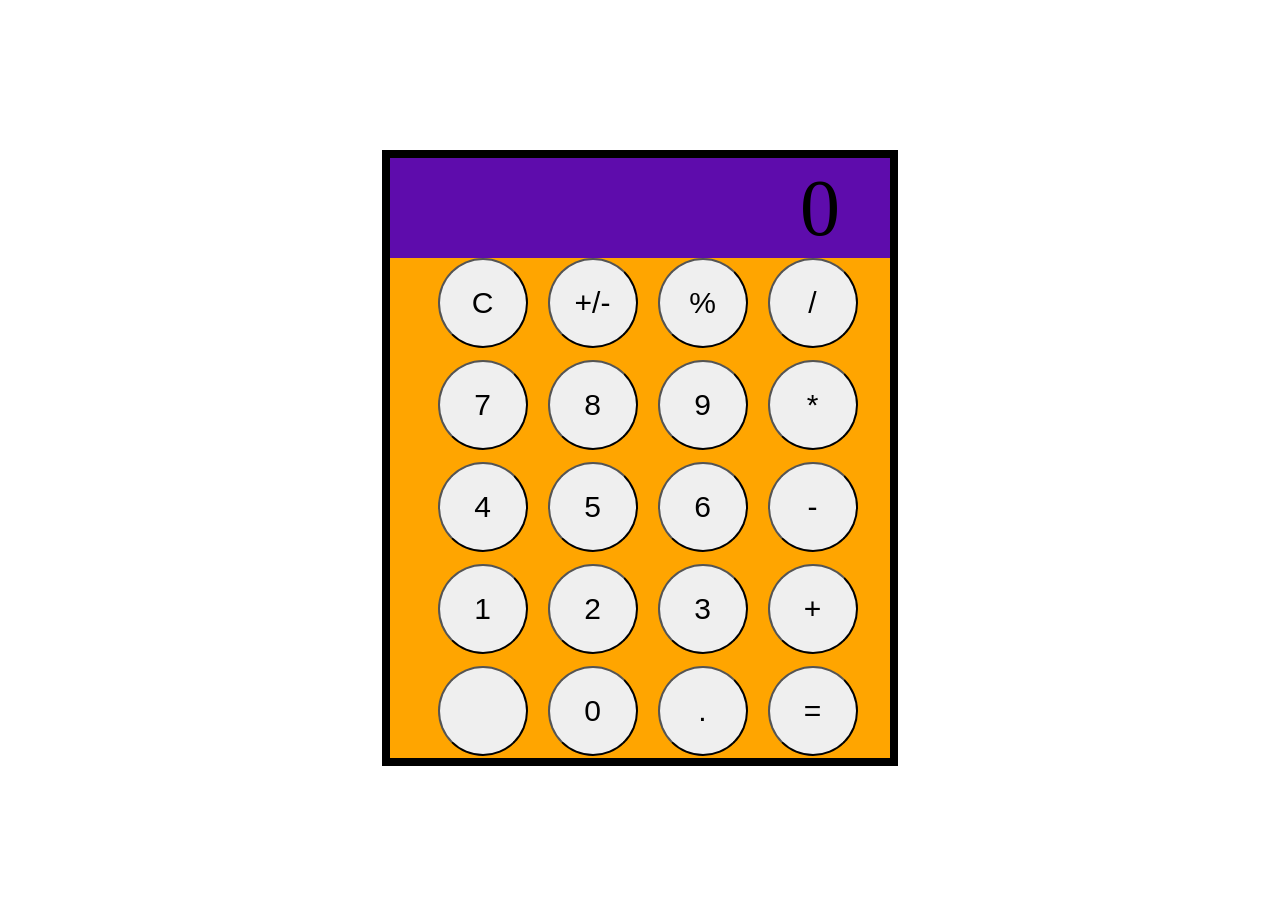
<file: index.html>
<!DOCTYPE html>
<html lang="en">
<head>
    <meta charset="UTF-8">
    <meta name="viewport" content="width=device-width, initial-scale=1.0">
    <link href="style.css" rel="stylesheet">
    <script src="javaScript.js" defer></script>
    <title>Calculator</title>
</head>
<body>
    
    <div id="corpI">
        <div id="outputII">
            <p class="afisare">0</p>
        </div>

        <div id="inputIII">

         <div class="operatori">
            <button class="delete operator">C</button>
            <button class="schimbareSemn operator">+/-</button>
            <button class="rest operator">%</button>
            <button class="impartit operator">/</button>

            <button class="cifra">7</button>
            <button class="cifra">8</button>
            <button class="cifra">9</button>
            <button class="inmultit operator">*</button>

            <button class="cifra">4</button>
            <button class="cifra">5</button>
            <button class="cifra">6</button>
            <button class="scadere operator">-</button>

            <button class="cifra">1</button>
            <button class="cifra">2</button>
            <button class="cifra">3</button>
            <button class="suma operator">+</button>

            <button class="empty"></button>
            <button class="cifra zero">0</button>
            <button class="punct operator">.</button>
            <button class="egal operator">=</button>
         </div>
        </div>

    </div>


</body>
</html>
</file>
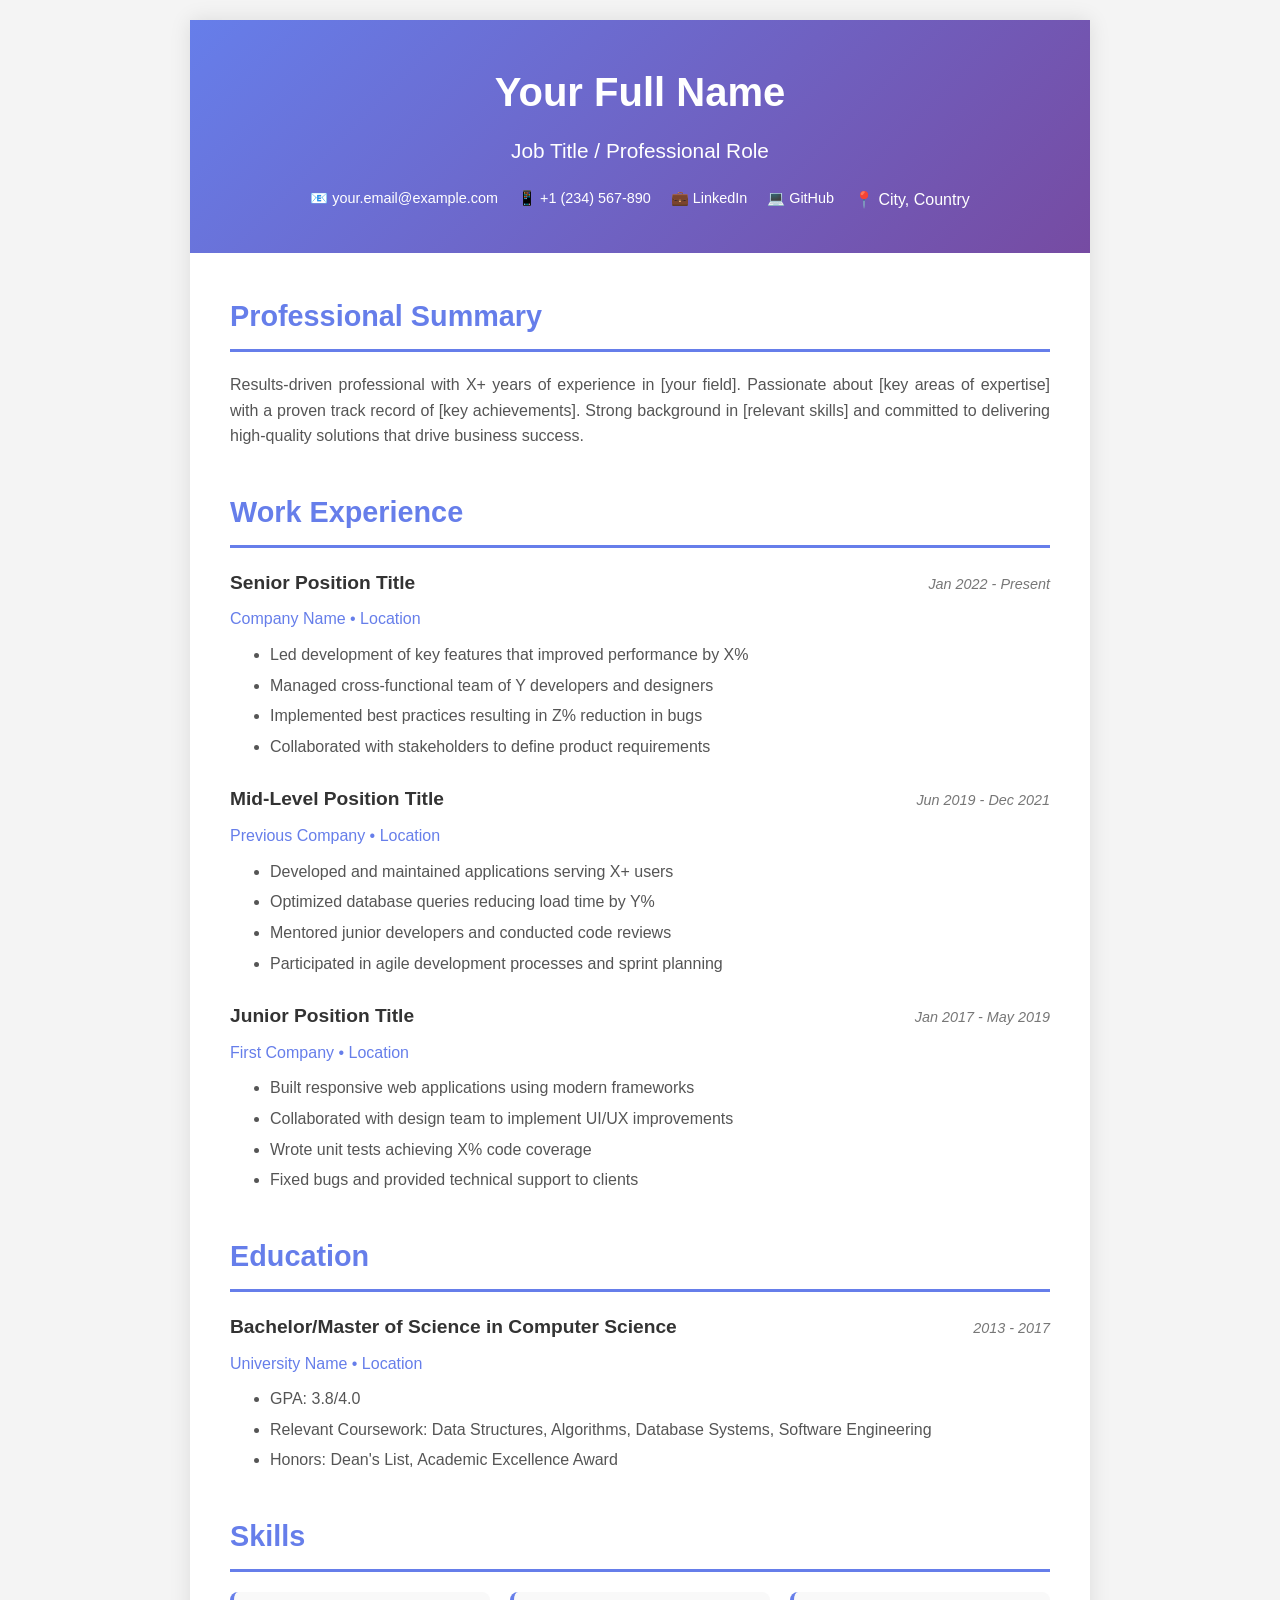
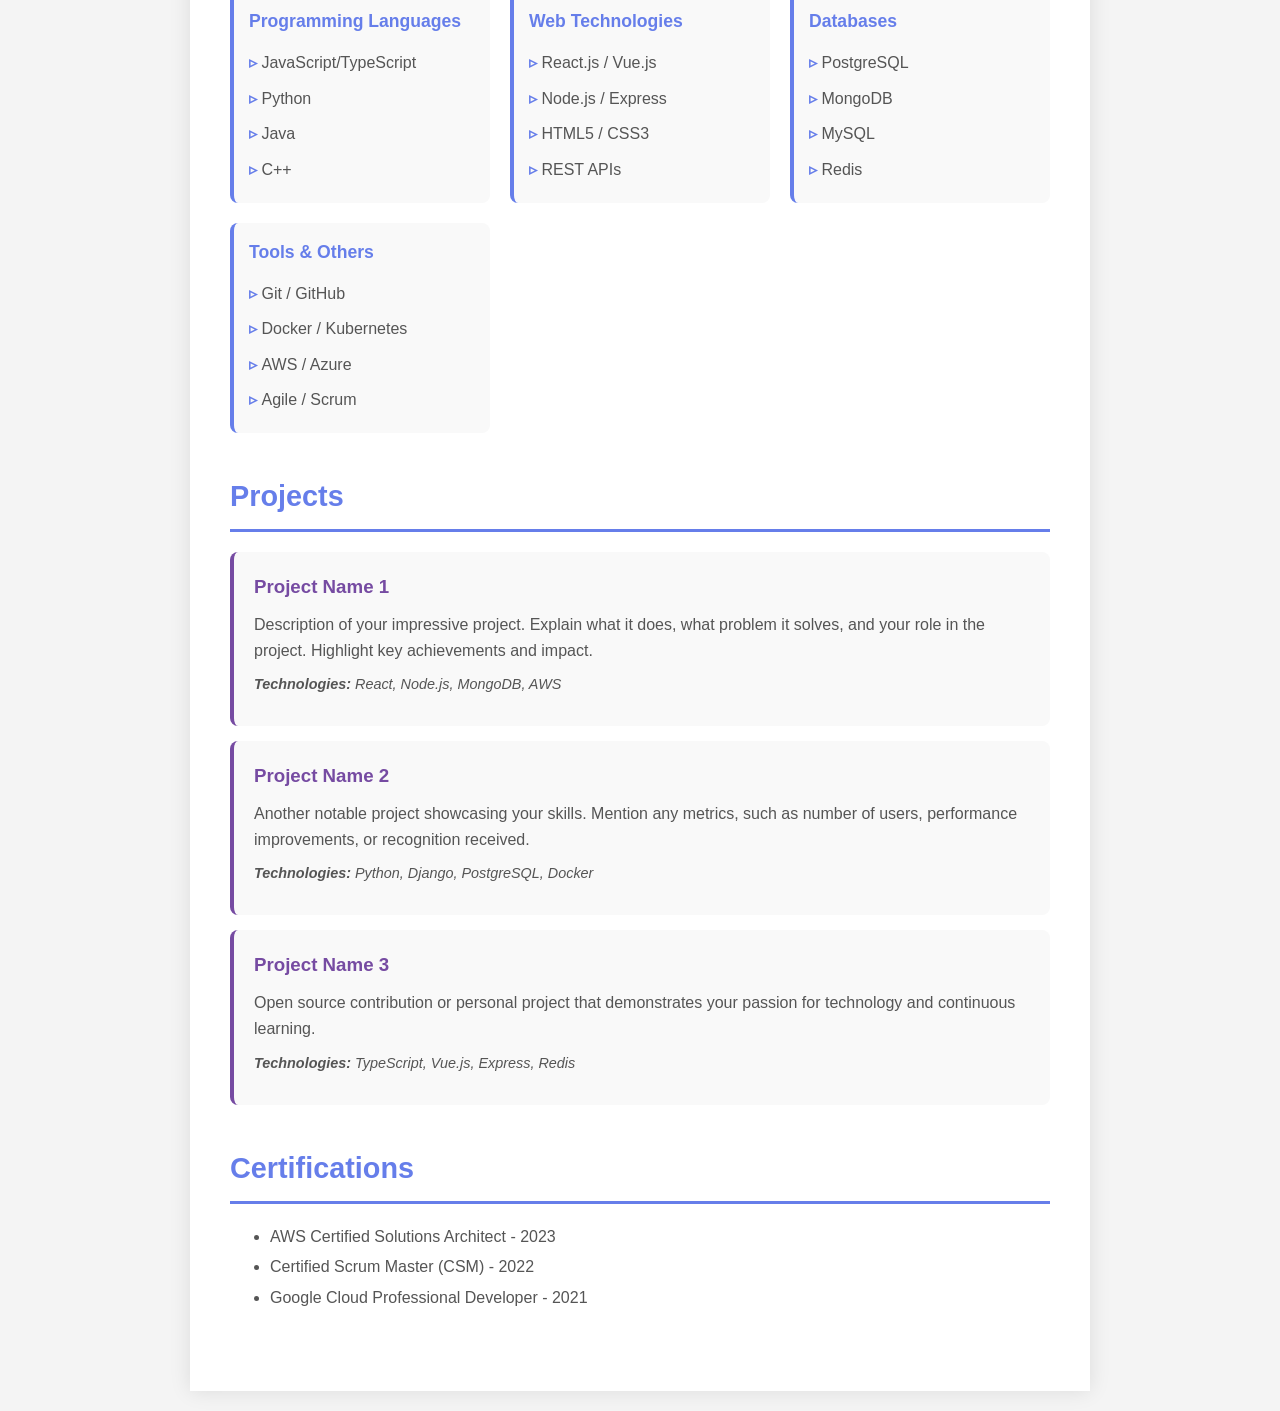
<file: cv.html>
<!DOCTYPE html>
<html lang="en">
<head>
    <meta charset="UTF-8">
    <meta name="viewport" content="width=device-width, initial-scale=1.0">
    <title>CV - Your Name</title>
    <style>
        * {
            margin: 0;
            padding: 0;
            box-sizing: border-box;
        }

        body {
            font-family: 'Segoe UI', Tahoma, Geneva, Verdana, sans-serif;
            line-height: 1.6;
            color: #333;
            background-color: #f4f4f4;
        }

        .container {
            max-width: 900px;
            margin: 20px auto;
            background: white;
            box-shadow: 0 0 20px rgba(0,0,0,0.1);
        }

        /* Header Section */
        .header {
            background: linear-gradient(135deg, #667eea 0%, #764ba2 100%);
            color: white;
            padding: 40px;
            text-align: center;
        }

        .header h1 {
            font-size: 2.5em;
            margin-bottom: 10px;
        }

        .header .title {
            font-size: 1.3em;
            font-weight: 300;
            margin-bottom: 20px;
        }

        .contact-info {
            display: flex;
            justify-content: center;
            flex-wrap: wrap;
            gap: 20px;
            margin-top: 20px;
        }

        .contact-info a {
            color: white;
            text-decoration: none;
            font-size: 0.9em;
            transition: opacity 0.3s;
        }

        .contact-info a:hover {
            opacity: 0.8;
        }

        /* Main Content */
        .content {
            padding: 40px;
        }

        .section {
            margin-bottom: 40px;
        }

        .section-title {
            font-size: 1.8em;
            color: #667eea;
            border-bottom: 3px solid #667eea;
            padding-bottom: 10px;
            margin-bottom: 20px;
        }

        /* Profile Section */
        .profile p {
            text-align: justify;
            color: #555;
        }

        /* Experience and Education */
        .item {
            margin-bottom: 25px;
        }

        .item-header {
            display: flex;
            justify-content: space-between;
            align-items: baseline;
            margin-bottom: 8px;
        }

        .item-title {
            font-size: 1.2em;
            font-weight: bold;
            color: #333;
        }

        .item-date {
            color: #777;
            font-style: italic;
            font-size: 0.9em;
        }

        .item-subtitle {
            color: #667eea;
            font-size: 1em;
            margin-bottom: 10px;
        }

        .item-description {
            color: #555;
            margin-left: 20px;
        }

        .item-description ul {
            list-style-position: outside;
            margin-left: 20px;
        }

        .item-description li {
            margin-bottom: 5px;
        }

        /* Skills Section */
        .skills-grid {
            display: grid;
            grid-template-columns: repeat(auto-fit, minmax(200px, 1fr));
            gap: 20px;
        }

        .skill-category {
            background: #f9f9f9;
            padding: 15px;
            border-radius: 8px;
            border-left: 4px solid #667eea;
        }

        .skill-category h3 {
            color: #667eea;
            margin-bottom: 10px;
            font-size: 1.1em;
        }

        .skill-category ul {
            list-style: none;
        }

        .skill-category li {
            padding: 5px 0;
            color: #555;
        }

        .skill-category li:before {
            content: "▹ ";
            color: #667eea;
            font-weight: bold;
        }

        /* Projects Section */
        .project {
            background: #f9f9f9;
            padding: 20px;
            border-radius: 8px;
            margin-bottom: 15px;
            border-left: 4px solid #764ba2;
        }

        .project h3 {
            color: #764ba2;
            margin-bottom: 10px;
        }

        .project p {
            color: #555;
            margin-bottom: 10px;
        }

        .project-tech {
            font-size: 0.9em;
            color: #777;
            font-style: italic;
        }

        /* Responsive Design */
        @media (max-width: 768px) {
            .header h1 {
                font-size: 2em;
            }

            .header .title {
                font-size: 1.1em;
            }

            .content {
                padding: 20px;
            }

            .item-header {
                flex-direction: column;
                align-items: flex-start;
            }

            .contact-info {
                flex-direction: column;
                gap: 10px;
            }
        }

        /* Print Styles */
        @media print {
            body {
                background: white;
            }

            .container {
                box-shadow: none;
                margin: 0;
            }

            .header {
                background: #667eea !important;
                -webkit-print-color-adjust: exact;
                print-color-adjust: exact;
            }
        }
    </style>
</head>
<body>
    <div class="container">
        <!-- Header Section -->
        <div class="header">
            <h1>Your Full Name</h1>
            <p class="title">Job Title / Professional Role</p>
            <div class="contact-info">
                <a href="mailto:your.email@example.com">📧 your.email@example.com</a>
                <a href="tel:+1234567890">📱 +1 (234) 567-890</a>
                <a href="https://linkedin.com/in/yourprofile" target="_blank">💼 LinkedIn</a>
                <a href="https://github.com/yourusername" target="_blank">💻 GitHub</a>
                <span>📍 City, Country</span>
            </div>
        </div>

        <!-- Main Content -->
        <div class="content">
            <!-- Professional Summary -->
            <section class="section profile">
                <h2 class="section-title">Professional Summary</h2>
                <p>
                    Results-driven professional with X+ years of experience in [your field].
                    Passionate about [key areas of expertise] with a proven track record of
                    [key achievements]. Strong background in [relevant skills] and committed
                    to delivering high-quality solutions that drive business success.
                </p>
            </section>

            <!-- Work Experience -->
            <section class="section">
                <h2 class="section-title">Work Experience</h2>

                <div class="item">
                    <div class="item-header">
                        <h3 class="item-title">Senior Position Title</h3>
                        <span class="item-date">Jan 2022 - Present</span>
                    </div>
                    <p class="item-subtitle">Company Name • Location</p>
                    <div class="item-description">
                        <ul>
                            <li>Led development of key features that improved performance by X%</li>
                            <li>Managed cross-functional team of Y developers and designers</li>
                            <li>Implemented best practices resulting in Z% reduction in bugs</li>
                            <li>Collaborated with stakeholders to define product requirements</li>
                        </ul>
                    </div>
                </div>

                <div class="item">
                    <div class="item-header">
                        <h3 class="item-title">Mid-Level Position Title</h3>
                        <span class="item-date">Jun 2019 - Dec 2021</span>
                    </div>
                    <p class="item-subtitle">Previous Company • Location</p>
                    <div class="item-description">
                        <ul>
                            <li>Developed and maintained applications serving X+ users</li>
                            <li>Optimized database queries reducing load time by Y%</li>
                            <li>Mentored junior developers and conducted code reviews</li>
                            <li>Participated in agile development processes and sprint planning</li>
                        </ul>
                    </div>
                </div>

                <div class="item">
                    <div class="item-header">
                        <h3 class="item-title">Junior Position Title</h3>
                        <span class="item-date">Jan 2017 - May 2019</span>
                    </div>
                    <p class="item-subtitle">First Company • Location</p>
                    <div class="item-description">
                        <ul>
                            <li>Built responsive web applications using modern frameworks</li>
                            <li>Collaborated with design team to implement UI/UX improvements</li>
                            <li>Wrote unit tests achieving X% code coverage</li>
                            <li>Fixed bugs and provided technical support to clients</li>
                        </ul>
                    </div>
                </div>
            </section>

            <!-- Education -->
            <section class="section">
                <h2 class="section-title">Education</h2>

                <div class="item">
                    <div class="item-header">
                        <h3 class="item-title">Bachelor/Master of Science in Computer Science</h3>
                        <span class="item-date">2013 - 2017</span>
                    </div>
                    <p class="item-subtitle">University Name • Location</p>
                    <div class="item-description">
                        <ul>
                            <li>GPA: 3.8/4.0</li>
                            <li>Relevant Coursework: Data Structures, Algorithms, Database Systems, Software Engineering</li>
                            <li>Honors: Dean's List, Academic Excellence Award</li>
                        </ul>
                    </div>
                </div>
            </section>

            <!-- Skills -->
            <section class="section">
                <h2 class="section-title">Skills</h2>
                <div class="skills-grid">
                    <div class="skill-category">
                        <h3>Programming Languages</h3>
                        <ul>
                            <li>JavaScript/TypeScript</li>
                            <li>Python</li>
                            <li>Java</li>
                            <li>C++</li>
                        </ul>
                    </div>

                    <div class="skill-category">
                        <h3>Web Technologies</h3>
                        <ul>
                            <li>React.js / Vue.js</li>
                            <li>Node.js / Express</li>
                            <li>HTML5 / CSS3</li>
                            <li>REST APIs</li>
                        </ul>
                    </div>

                    <div class="skill-category">
                        <h3>Databases</h3>
                        <ul>
                            <li>PostgreSQL</li>
                            <li>MongoDB</li>
                            <li>MySQL</li>
                            <li>Redis</li>
                        </ul>
                    </div>

                    <div class="skill-category">
                        <h3>Tools & Others</h3>
                        <ul>
                            <li>Git / GitHub</li>
                            <li>Docker / Kubernetes</li>
                            <li>AWS / Azure</li>
                            <li>Agile / Scrum</li>
                        </ul>
                    </div>
                </div>
            </section>

            <!-- Projects -->
            <section class="section">
                <h2 class="section-title">Projects</h2>

                <div class="project">
                    <h3>Project Name 1</h3>
                    <p>
                        Description of your impressive project. Explain what it does,
                        what problem it solves, and your role in the project. Highlight
                        key achievements and impact.
                    </p>
                    <p class="project-tech"><strong>Technologies:</strong> React, Node.js, MongoDB, AWS</p>
                </div>

                <div class="project">
                    <h3>Project Name 2</h3>
                    <p>
                        Another notable project showcasing your skills. Mention any metrics,
                        such as number of users, performance improvements, or recognition received.
                    </p>
                    <p class="project-tech"><strong>Technologies:</strong> Python, Django, PostgreSQL, Docker</p>
                </div>

                <div class="project">
                    <h3>Project Name 3</h3>
                    <p>
                        Open source contribution or personal project that demonstrates your
                        passion for technology and continuous learning.
                    </p>
                    <p class="project-tech"><strong>Technologies:</strong> TypeScript, Vue.js, Express, Redis</p>
                </div>
            </section>

            <!-- Certifications (Optional) -->
            <section class="section">
                <h2 class="section-title">Certifications</h2>
                <div class="item">
                    <div class="item-description">
                        <ul>
                            <li>AWS Certified Solutions Architect - 2023</li>
                            <li>Certified Scrum Master (CSM) - 2022</li>
                            <li>Google Cloud Professional Developer - 2021</li>
                        </ul>
                    </div>
                </div>
            </section>
        </div>
    </div>
</body>
</html>
</file>
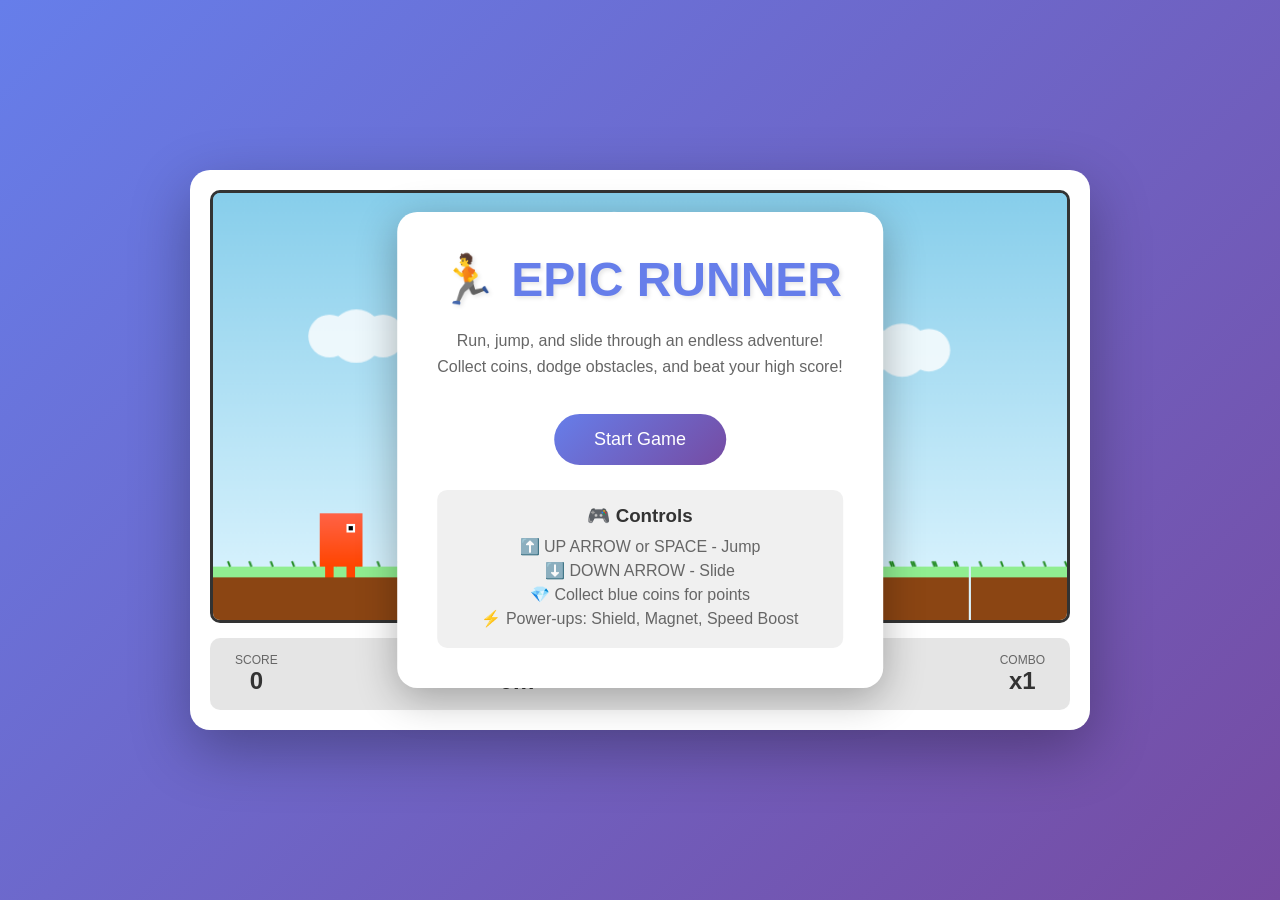
<file: running-game.html>
<!DOCTYPE html>
<html lang="en">
<head>
    <meta charset="UTF-8">
    <meta name="viewport" content="width=device-width, initial-scale=1.0">
    <title>Epic Runner - Advanced Running Game</title>
    <style>
        * {
            margin: 0;
            padding: 0;
            box-sizing: border-box;
        }

        body {
            font-family: 'Arial', sans-serif;
            background: linear-gradient(135deg, #667eea 0%, #764ba2 100%);
            display: flex;
            justify-content: center;
            align-items: center;
            min-height: 100vh;
            overflow: hidden;
        }

        .game-container {
            background: white;
            border-radius: 20px;
            box-shadow: 0 20px 60px rgba(0, 0, 0, 0.3);
            padding: 20px;
            max-width: 900px;
            width: 95%;
        }

        #gameCanvas {
            border: 3px solid #333;
            border-radius: 10px;
            display: block;
            width: 100%;
            background: linear-gradient(to bottom, #87CEEB 0%, #E0F6FF 100%);
        }

        .ui-overlay {
            display: flex;
            justify-content: space-between;
            margin-top: 15px;
            padding: 10px;
            background: rgba(0, 0, 0, 0.1);
            border-radius: 10px;
        }

        .stat {
            display: flex;
            flex-direction: column;
            align-items: center;
            padding: 5px 15px;
        }

        .stat-label {
            font-size: 12px;
            color: #666;
            text-transform: uppercase;
        }

        .stat-value {
            font-size: 24px;
            font-weight: bold;
            color: #333;
        }

        .menu {
            position: absolute;
            top: 50%;
            left: 50%;
            transform: translate(-50%, -50%);
            background: white;
            padding: 40px;
            border-radius: 20px;
            text-align: center;
            box-shadow: 0 10px 40px rgba(0, 0, 0, 0.3);
            z-index: 100;
        }

        .menu h1 {
            color: #667eea;
            font-size: 48px;
            margin-bottom: 20px;
            text-shadow: 2px 2px 4px rgba(0, 0, 0, 0.1);
        }

        .menu p {
            color: #666;
            margin-bottom: 30px;
            line-height: 1.6;
        }

        .btn {
            background: linear-gradient(135deg, #667eea 0%, #764ba2 100%);
            color: white;
            border: none;
            padding: 15px 40px;
            font-size: 18px;
            border-radius: 50px;
            cursor: pointer;
            transition: transform 0.2s, box-shadow 0.2s;
            margin: 5px;
        }

        .btn:hover {
            transform: translateY(-2px);
            box-shadow: 0 5px 20px rgba(102, 126, 234, 0.4);
        }

        .btn:active {
            transform: translateY(0);
        }

        .controls {
            margin-top: 20px;
            padding: 15px;
            background: #f0f0f0;
            border-radius: 10px;
        }

        .controls h3 {
            color: #333;
            margin-bottom: 10px;
        }

        .controls div {
            margin: 5px 0;
            color: #666;
        }

        .hidden {
            display: none;
        }

        .hearts {
            display: flex;
            gap: 5px;
        }

        .heart {
            font-size: 24px;
        }

        @keyframes pulse {
            0%, 100% { transform: scale(1); }
            50% { transform: scale(1.1); }
        }

        .pulse {
            animation: pulse 0.5s ease;
        }
    </style>
</head>
<body>
    <div class="game-container">
        <canvas id="gameCanvas" width="800" height="400"></canvas>

        <div class="ui-overlay">
            <div class="stat">
                <span class="stat-label">Score</span>
                <span class="stat-value" id="scoreDisplay">0</span>
            </div>
            <div class="stat">
                <span class="stat-label">Distance</span>
                <span class="stat-value" id="distanceDisplay">0m</span>
            </div>
            <div class="stat">
                <span class="stat-label">Lives</span>
                <div class="hearts" id="heartsDisplay"></div>
            </div>
            <div class="stat">
                <span class="stat-label">Combo</span>
                <span class="stat-value" id="comboDisplay">x1</span>
            </div>
        </div>

        <div class="menu" id="startMenu">
            <h1>🏃 EPIC RUNNER</h1>
            <p>
                Run, jump, and slide through an endless adventure!<br>
                Collect coins, dodge obstacles, and beat your high score!
            </p>
            <button class="btn" onclick="startGame()">Start Game</button>

            <div class="controls">
                <h3>🎮 Controls</h3>
                <div>⬆️ UP ARROW or SPACE - Jump</div>
                <div>⬇️ DOWN ARROW - Slide</div>
                <div>💎 Collect blue coins for points</div>
                <div>⚡ Power-ups: Shield, Magnet, Speed Boost</div>
            </div>
        </div>

        <div class="menu hidden" id="gameOverMenu">
            <h1>💀 GAME OVER</h1>
            <p>
                <strong>Final Score: <span id="finalScore">0</span></strong><br>
                Distance: <span id="finalDistance">0</span>m<br>
                High Score: <span id="highScore">0</span>
            </p>
            <button class="btn" onclick="restartGame()">Play Again</button>
        </div>
    </div>

    <script>
        const canvas = document.getElementById('gameCanvas');
        const ctx = canvas.getContext('2d');

        // Game State
        let gameState = 'menu'; // 'menu', 'playing', 'gameOver'
        let score = 0;
        let distance = 0;
        let lives = 3;
        let combo = 1;
        let highScore = localStorage.getItem('highScore') || 0;
        let gameSpeed = 6;
        let frame = 0;

        // Player
        const player = {
            x: 100,
            y: 300,
            width: 40,
            height: 50,
            velocityY: 0,
            jumping: false,
            sliding: false,
            invincible: false,
            shielded: false,
            magnetActive: false,
            speedBoostActive: false,
            jumpPower: -15,
            gravity: 0.8
        };

        // Arrays for game objects
        let obstacles = [];
        let coins = [];
        let powerUps = [];
        let particles = [];
        let clouds = [];
        let grounds = [];

        // Ground setup
        const groundY = 350;
        for (let i = 0; i < 10; i++) {
            grounds.push({
                x: i * 100,
                y: groundY,
                width: 100,
                height: 50
            });
        }

        // Cloud setup
        for (let i = 0; i < 5; i++) {
            clouds.push({
                x: Math.random() * canvas.width,
                y: Math.random() * 150 + 20,
                width: 80 + Math.random() * 40,
                height: 40,
                speed: 0.5 + Math.random() * 1
            });
        }

        // Obstacle types
        const obstacleTypes = [
            { width: 30, height: 50, color: '#8B4513', type: 'cactus' },
            { width: 50, height: 40, color: '#696969', type: 'rock' },
            { width: 40, height: 60, color: '#654321', type: 'tree' },
            { width: 60, height: 35, color: '#A0522D', type: 'log' }
        ];

        // Power-up types
        const powerUpTypes = [
            { type: 'shield', color: '#4169E1', symbol: '🛡️', duration: 5000 },
            { type: 'magnet', color: '#FF1493', symbol: '🧲', duration: 7000 },
            { type: 'boost', color: '#FFD700', symbol: '⚡', duration: 4000 }
        ];

        // Input handling
        const keys = {};

        document.addEventListener('keydown', (e) => {
            keys[e.code] = true;

            if (gameState === 'playing') {
                if ((e.code === 'Space' || e.code === 'ArrowUp') && !player.jumping && !player.sliding) {
                    player.velocityY = player.jumpPower;
                    player.jumping = true;
                    createParticles(player.x, player.y + player.height, '#FFD700', 5);
                }

                if (e.code === 'ArrowDown' && !player.jumping) {
                    player.sliding = true;
                    setTimeout(() => {
                        player.sliding = false;
                    }, 500);
                }
            }
        });

        document.addEventListener('keyup', (e) => {
            keys[e.code] = false;
        });

        // Create particles
        function createParticles(x, y, color, count) {
            for (let i = 0; i < count; i++) {
                particles.push({
                    x: x,
                    y: y,
                    vx: (Math.random() - 0.5) * 6,
                    vy: (Math.random() - 0.5) * 6,
                    radius: Math.random() * 3 + 1,
                    color: color,
                    life: 1
                });
            }
        }

        // Spawn obstacle
        function spawnObstacle() {
            if (frame % Math.max(60 - Math.floor(distance / 100), 30) === 0) {
                const type = obstacleTypes[Math.floor(Math.random() * obstacleTypes.length)];
                obstacles.push({
                    x: canvas.width,
                    y: groundY - type.height,
                    width: type.width,
                    height: type.height,
                    color: type.color,
                    type: type.type
                });
            }
        }

        // Spawn coin
        function spawnCoin() {
            if (frame % 40 === 0 && Math.random() < 0.7) {
                const height = Math.random() < 0.5 ? groundY - 80 : groundY - 150;
                coins.push({
                    x: canvas.width,
                    y: height,
                    radius: 12,
                    collected: false,
                    wobble: 0
                });
            }
        }

        // Spawn power-up
        function spawnPowerUp() {
            if (frame % 300 === 0 && Math.random() < 0.3) {
                const type = powerUpTypes[Math.floor(Math.random() * powerUpTypes.length)];
                powerUps.push({
                    x: canvas.width,
                    y: groundY - 100,
                    width: 30,
                    height: 30,
                    type: type.type,
                    color: type.color,
                    symbol: type.symbol,
                    duration: type.duration,
                    float: 0
                });
            }
        }

        // Draw player
        function drawPlayer() {
            ctx.save();

            // Shield effect
            if (player.shielded) {
                ctx.strokeStyle = 'rgba(65, 105, 225, 0.5)';
                ctx.lineWidth = 3;
                ctx.beginPath();
                ctx.arc(player.x + player.width / 2, player.y + player.height / 2, 35, 0, Math.PI * 2);
                ctx.stroke();
            }

            // Player body
            const playerHeight = player.sliding ? player.height / 2 : player.height;
            const playerY = player.sliding ? player.y + player.height / 2 : player.y;

            // Gradient for player
            const gradient = ctx.createLinearGradient(player.x, playerY, player.x, playerY + playerHeight);
            gradient.addColorStop(0, player.speedBoostActive ? '#FFD700' : '#FF6347');
            gradient.addColorStop(1, player.speedBoostActive ? '#FFA500' : '#FF4500');

            ctx.fillStyle = gradient;
            ctx.fillRect(player.x, playerY, player.width, playerHeight);

            // Eyes
            ctx.fillStyle = 'white';
            ctx.fillRect(player.x + 25, playerY + 10, 8, 8);
            ctx.fillStyle = 'black';
            ctx.fillRect(player.x + 27, playerY + 12, 4, 4);

            // Running animation legs
            if (frame % 10 < 5 && !player.jumping) {
                ctx.fillStyle = gradient;
                ctx.fillRect(player.x + 5, playerY + playerHeight, 8, 10);
                ctx.fillRect(player.x + 25, playerY + playerHeight, 8, 10);
            } else if (!player.jumping) {
                ctx.fillRect(player.x + 15, playerY + playerHeight, 8, 10);
            }

            ctx.restore();
        }

        // Draw obstacle
        function drawObstacle(obs) {
            ctx.fillStyle = obs.color;

            if (obs.type === 'cactus') {
                // Cactus body
                ctx.fillRect(obs.x + 10, obs.y, 10, obs.height);
                // Arms
                ctx.fillRect(obs.x, obs.y + 15, 10, 8);
                ctx.fillRect(obs.x + 20, obs.y + 15, 10, 8);
            } else if (obs.type === 'rock') {
                // Rock (irregular shape)
                ctx.beginPath();
                ctx.moveTo(obs.x, obs.y + obs.height);
                ctx.lineTo(obs.x + obs.width / 2, obs.y);
                ctx.lineTo(obs.x + obs.width, obs.y + obs.height);
                ctx.closePath();
                ctx.fill();
            } else if (obs.type === 'tree') {
                // Tree trunk
                ctx.fillRect(obs.x + 10, obs.y + 20, 20, 40);
                // Tree top
                ctx.fillStyle = '#228B22';
                ctx.beginPath();
                ctx.arc(obs.x + 20, obs.y + 15, 20, 0, Math.PI * 2);
                ctx.fill();
            } else {
                ctx.fillRect(obs.x, obs.y, obs.width, obs.height);
            }
        }

        // Draw coin
        function drawCoin(coin) {
            coin.wobble += 0.1;

            ctx.save();
            ctx.translate(coin.x, coin.y);
            ctx.rotate(coin.wobble);

            // Outer circle
            ctx.fillStyle = '#FFD700';
            ctx.beginPath();
            ctx.arc(0, 0, coin.radius, 0, Math.PI * 2);
            ctx.fill();

            // Inner circle
            ctx.fillStyle = '#FFA500';
            ctx.beginPath();
            ctx.arc(0, 0, coin.radius - 4, 0, Math.PI * 2);
            ctx.fill();

            // Symbol
            ctx.fillStyle = '#FFD700';
            ctx.font = 'bold 12px Arial';
            ctx.textAlign = 'center';
            ctx.textBaseline = 'middle';
            ctx.fillText('$', 0, 0);

            ctx.restore();
        }

        // Draw power-up
        function drawPowerUp(powerUp) {
            powerUp.float += 0.1;
            const floatOffset = Math.sin(powerUp.float) * 5;

            ctx.save();
            ctx.fillStyle = powerUp.color;
            ctx.shadowColor = powerUp.color;
            ctx.shadowBlur = 10;
            ctx.fillRect(powerUp.x, powerUp.y + floatOffset, powerUp.width, powerUp.height);

            // Symbol
            ctx.font = '20px Arial';
            ctx.textAlign = 'center';
            ctx.textBaseline = 'middle';
            ctx.fillText(powerUp.symbol, powerUp.x + powerUp.width / 2, powerUp.y + powerUp.height / 2 + floatOffset);

            ctx.restore();
        }

        // Draw clouds
        function drawClouds() {
            ctx.fillStyle = 'rgba(255, 255, 255, 0.8)';
            clouds.forEach(cloud => {
                ctx.beginPath();
                ctx.arc(cloud.x, cloud.y, 20, 0, Math.PI * 2);
                ctx.arc(cloud.x + 25, cloud.y, 25, 0, Math.PI * 2);
                ctx.arc(cloud.x + 50, cloud.y, 20, 0, Math.PI * 2);
                ctx.fill();

                cloud.x -= cloud.speed;
                if (cloud.x < -100) {
                    cloud.x = canvas.width + 100;
                    cloud.y = Math.random() * 150 + 20;
                }
            });
        }

        // Draw ground
        function drawGround() {
            grounds.forEach(ground => {
                // Grass
                ctx.fillStyle = '#90EE90';
                ctx.fillRect(ground.x, ground.y, ground.width, 10);

                // Dirt
                ctx.fillStyle = '#8B4513';
                ctx.fillRect(ground.x, ground.y + 10, ground.width, 40);

                // Grass blades
                ctx.strokeStyle = '#228B22';
                ctx.lineWidth = 2;
                for (let i = 0; i < 5; i++) {
                    const x = ground.x + i * 20 + 10;
                    ctx.beginPath();
                    ctx.moveTo(x, ground.y);
                    ctx.lineTo(x - 2, ground.y - 5);
                    ctx.stroke();
                }

                ground.x -= gameSpeed;
                if (ground.x < -ground.width) {
                    ground.x = canvas.width;
                }
            });
        }

        // Draw particles
        function drawParticles() {
            particles.forEach((particle, index) => {
                ctx.fillStyle = particle.color;
                ctx.globalAlpha = particle.life;
                ctx.beginPath();
                ctx.arc(particle.x, particle.y, particle.radius, 0, Math.PI * 2);
                ctx.fill();
                ctx.globalAlpha = 1;

                particle.x += particle.vx;
                particle.y += particle.vy;
                particle.vy += 0.3;
                particle.life -= 0.02;

                if (particle.life <= 0) {
                    particles.splice(index, 1);
                }
            });
        }

        // Collision detection
        function checkCollision(rect1, rect2) {
            return rect1.x < rect2.x + rect2.width &&
                   rect1.x + rect1.width > rect2.x &&
                   rect1.y < rect2.y + rect2.height &&
                   rect1.y + rect1.height > rect2.y;
        }

        // Circle collision (for coins)
        function checkCircleCollision(rect, circle) {
            const distX = Math.abs(circle.x - rect.x - rect.width / 2);
            const distY = Math.abs(circle.y - rect.y - rect.height / 2);

            if (distX > (rect.width / 2 + circle.radius)) return false;
            if (distY > (rect.height / 2 + circle.radius)) return false;

            if (distX <= (rect.width / 2)) return true;
            if (distY <= (rect.height / 2)) return true;

            const dx = distX - rect.width / 2;
            const dy = distY - rect.height / 2;
            return (dx * dx + dy * dy <= (circle.radius * circle.radius));
        }

        // Apply power-up
        function applyPowerUp(type, duration) {
            switch(type) {
                case 'shield':
                    player.shielded = true;
                    setTimeout(() => { player.shielded = false; }, duration);
                    break;
                case 'magnet':
                    player.magnetActive = true;
                    setTimeout(() => { player.magnetActive = false; }, duration);
                    break;
                case 'boost':
                    player.speedBoostActive = true;
                    gameSpeed *= 1.5;
                    setTimeout(() => {
                        player.speedBoostActive = false;
                        gameSpeed /= 1.5;
                    }, duration);
                    break;
            }
        }

        // Take damage
        function takeDamage() {
            if (player.invincible || player.shielded) {
                if (player.shielded) {
                    player.shielded = false;
                    createParticles(player.x + player.width / 2, player.y + player.height / 2, '#4169E1', 15);
                }
                return;
            }

            lives--;
            combo = 1;
            player.invincible = true;
            createParticles(player.x + player.width / 2, player.y + player.height / 2, '#FF0000', 20);

            setTimeout(() => {
                player.invincible = false;
            }, 2000);

            if (lives <= 0) {
                gameOver();
            }
        }

        // Update game
        function update() {
            if (gameState !== 'playing') return;

            frame++;
            distance += gameSpeed / 10;
            score += Math.floor(gameSpeed * combo / 10);

            // Increase difficulty
            if (frame % 600 === 0) {
                gameSpeed += 0.5;
            }

            // Player physics
            player.velocityY += player.gravity;
            player.y += player.velocityY;

            // Ground collision
            const playerHeight = player.sliding ? player.height / 2 : player.height;
            if (player.y + playerHeight > groundY) {
                player.y = groundY - playerHeight;
                player.velocityY = 0;
                player.jumping = false;
            }

            // Spawn objects
            spawnObstacle();
            spawnCoin();
            spawnPowerUp();

            // Update obstacles
            obstacles.forEach((obs, index) => {
                obs.x -= gameSpeed;

                const playerRect = {
                    x: player.x,
                    y: player.sliding ? player.y + player.height / 2 : player.y,
                    width: player.width,
                    height: player.sliding ? player.height / 2 : player.height
                };

                if (checkCollision(playerRect, obs)) {
                    takeDamage();
                    obstacles.splice(index, 1);
                }

                if (obs.x + obs.width < 0) {
                    obstacles.splice(index, 1);
                    // Increase combo for successful dodge
                    if (combo < 5) combo += 0.1;
                }
            });

            // Update coins
            coins.forEach((coin, index) => {
                coin.x -= gameSpeed;

                // Magnet effect
                if (player.magnetActive) {
                    const dx = (player.x + player.width / 2) - coin.x;
                    const dy = (player.y + player.height / 2) - coin.y;
                    const dist = Math.sqrt(dx * dx + dy * dy);

                    if (dist < 150) {
                        coin.x += dx * 0.1;
                        coin.y += dy * 0.1;
                    }
                }

                const playerRect = {
                    x: player.x,
                    y: player.sliding ? player.y + player.height / 2 : player.y,
                    width: player.width,
                    height: player.sliding ? player.height / 2 : player.height
                };

                if (checkCircleCollision(playerRect, coin)) {
                    score += 50 * combo;
                    createParticles(coin.x, coin.y, '#FFD700', 10);
                    coins.splice(index, 1);
                }

                if (coin.x + coin.radius < 0) {
                    coins.splice(index, 1);
                }
            });

            // Update power-ups
            powerUps.forEach((powerUp, index) => {
                powerUp.x -= gameSpeed;

                const playerRect = {
                    x: player.x,
                    y: player.sliding ? player.y + player.height / 2 : player.y,
                    width: player.width,
                    height: player.sliding ? player.height / 2 : player.height
                };

                if (checkCollision(playerRect, powerUp)) {
                    applyPowerUp(powerUp.type, powerUp.duration);
                    createParticles(powerUp.x + powerUp.width / 2, powerUp.y + powerUp.height / 2, powerUp.color, 15);
                    powerUps.splice(index, 1);
                }

                if (powerUp.x + powerUp.width < 0) {
                    powerUps.splice(index, 1);
                }
            });

            // Update UI
            document.getElementById('scoreDisplay').textContent = Math.floor(score);
            document.getElementById('distanceDisplay').textContent = Math.floor(distance) + 'm';
            document.getElementById('comboDisplay').textContent = 'x' + combo.toFixed(1);

            // Update hearts
            const heartsDisplay = document.getElementById('heartsDisplay');
            heartsDisplay.innerHTML = '';
            for (let i = 0; i < 3; i++) {
                const heart = document.createElement('span');
                heart.className = 'heart';
                heart.textContent = i < lives ? '❤️' : '🖤';
                heartsDisplay.appendChild(heart);
            }
        }

        // Draw game
        function draw() {
            // Clear canvas
            ctx.clearRect(0, 0, canvas.width, canvas.height);

            // Background gradient
            const bgGradient = ctx.createLinearGradient(0, 0, 0, canvas.height);
            bgGradient.addColorStop(0, '#87CEEB');
            bgGradient.addColorStop(1, '#E0F6FF');
            ctx.fillStyle = bgGradient;
            ctx.fillRect(0, 0, canvas.width, canvas.height);

            // Draw clouds
            drawClouds();

            // Draw ground
            drawGround();

            // Draw game objects
            obstacles.forEach(obs => drawObstacle(obs));
            coins.forEach(coin => drawCoin(coin));
            powerUps.forEach(powerUp => drawPowerUp(powerUp));

            // Draw particles
            drawParticles();

            // Draw player
            drawPlayer();

            // Draw invincibility effect
            if (player.invincible && frame % 10 < 5) {
                ctx.globalAlpha = 0.5;
                drawPlayer();
                ctx.globalAlpha = 1;
            }
        }

        // Game loop
        function gameLoop() {
            update();
            draw();
            requestAnimationFrame(gameLoop);
        }

        // Start game
        function startGame() {
            gameState = 'playing';
            document.getElementById('startMenu').classList.add('hidden');
            document.getElementById('gameOverMenu').classList.add('hidden');

            // Reset game
            score = 0;
            distance = 0;
            lives = 3;
            combo = 1;
            gameSpeed = 6;
            frame = 0;
            obstacles = [];
            coins = [];
            powerUps = [];
            particles = [];

            player.y = 300;
            player.velocityY = 0;
            player.jumping = false;
            player.sliding = false;
            player.shielded = false;
            player.magnetActive = false;
            player.speedBoostActive = false;
        }

        // Restart game
        function restartGame() {
            startGame();
        }

        // Game over
        function gameOver() {
            gameState = 'gameOver';

            if (score > highScore) {
                highScore = score;
                localStorage.setItem('highScore', highScore);
            }

            document.getElementById('finalScore').textContent = Math.floor(score);
            document.getElementById('finalDistance').textContent = Math.floor(distance);
            document.getElementById('highScore').textContent = Math.floor(highScore);
            document.getElementById('gameOverMenu').classList.remove('hidden');
        }

        // Initialize
        gameLoop();
    </script>
</body>
</html>
</file>
<file: style.css>
body{
    display:flex;
    flex-direction: column;
    margin:0;
    padding:0;
    justify-content: center;
    align-items: center;
}

button{
    width:90px;
    height:90px;
    border-radius:50%;
    font-size:30px;
}

#corpI{
    display:flex;
    flex-direction: column;
    background-color: aqua;
    width:500px;
    height: 600px;
    margin-top:150px;
    border:8px solid black
}

#outputII{
    display:flex;
    align-items: center;
    justify-content: end;
    width:100%;
    height:100px;
    background-color: rgb(94, 12, 172);
}

#inputIII{
    display:flex;
    justify-content: center;
    width:100%;
    height:auto;
    flex:1;

    background-color: orange;
}

.operatori{
    display: flex;
    justify-content: center;
    /* align-items:center; */
    flex-wrap:wrap;
    gap:10px;
    column-gap: 20px;
    margin-left:15px;
    width:450px;
}

.egal{
   justify-self: flex-end;
   
}

.afisare{
    font-size:80px;
    margin:0;
    padding:0;
    margin-right: 50px;
}
</file>
